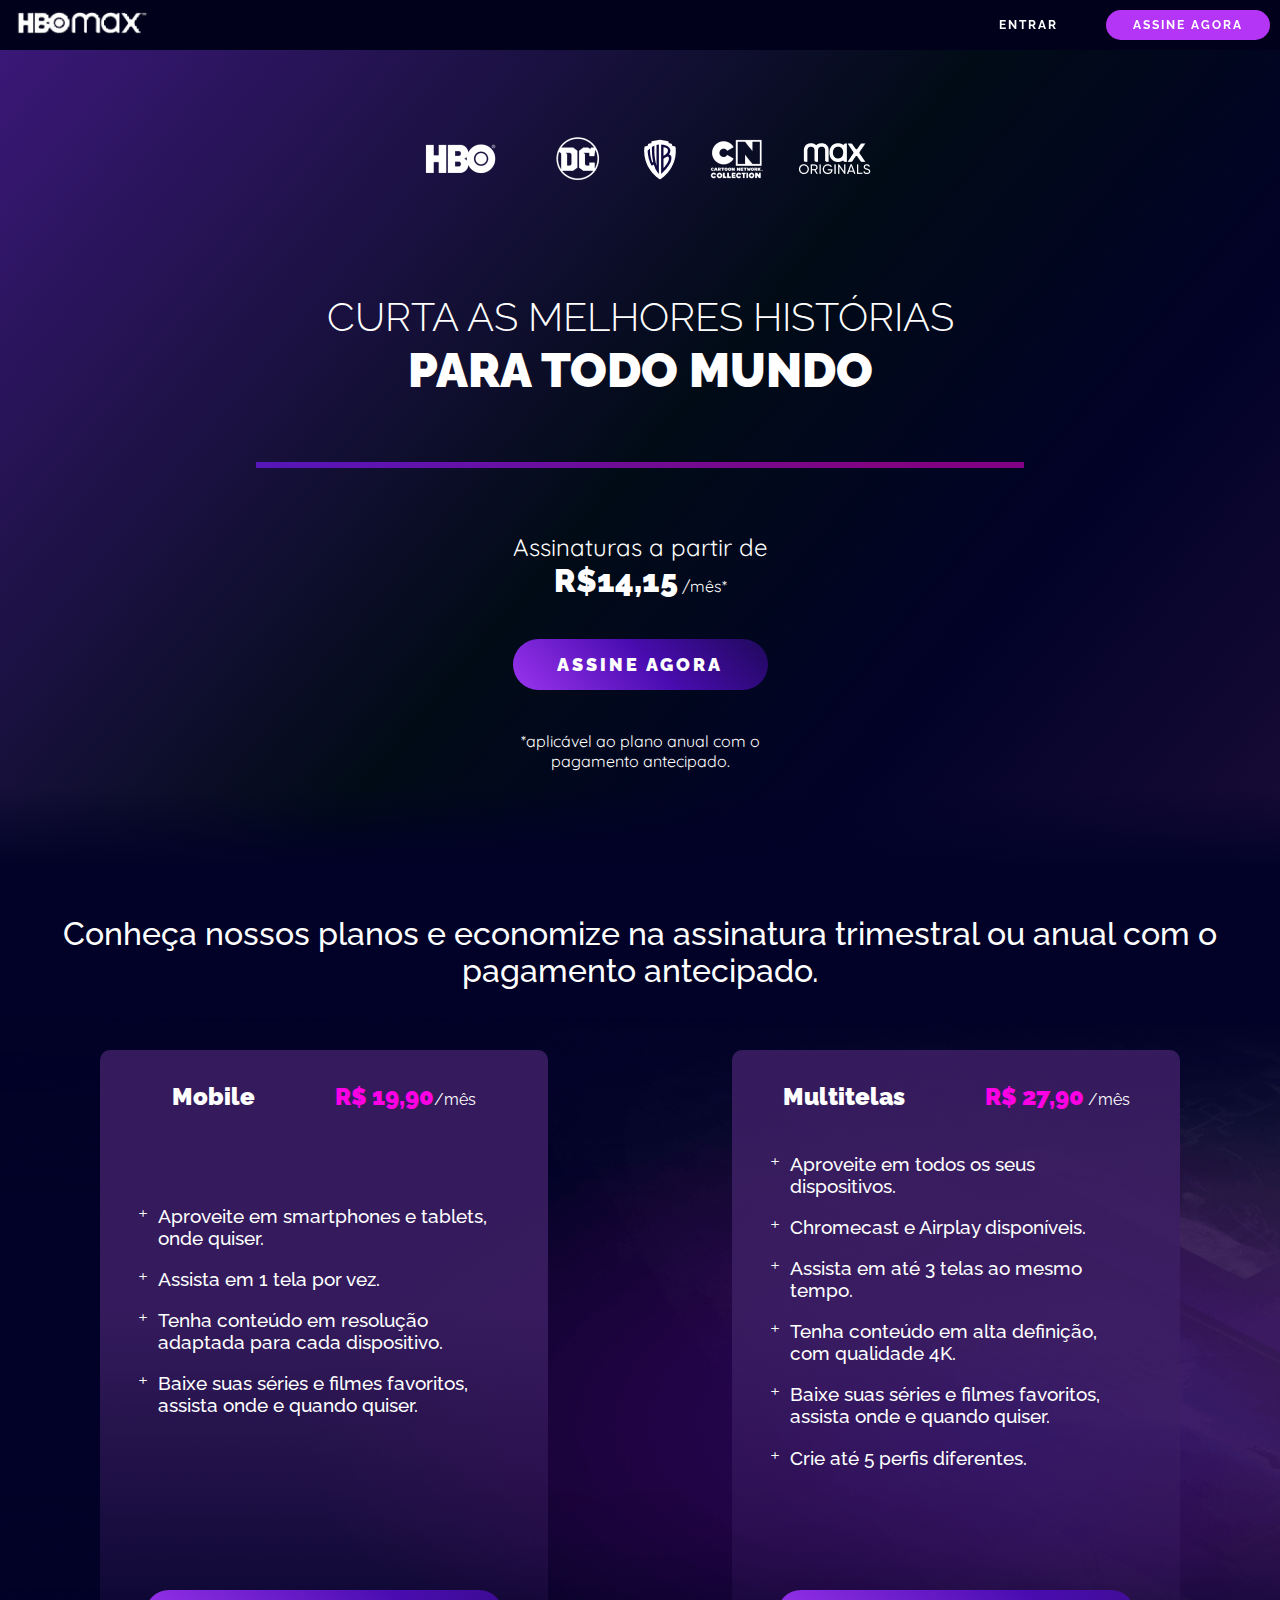
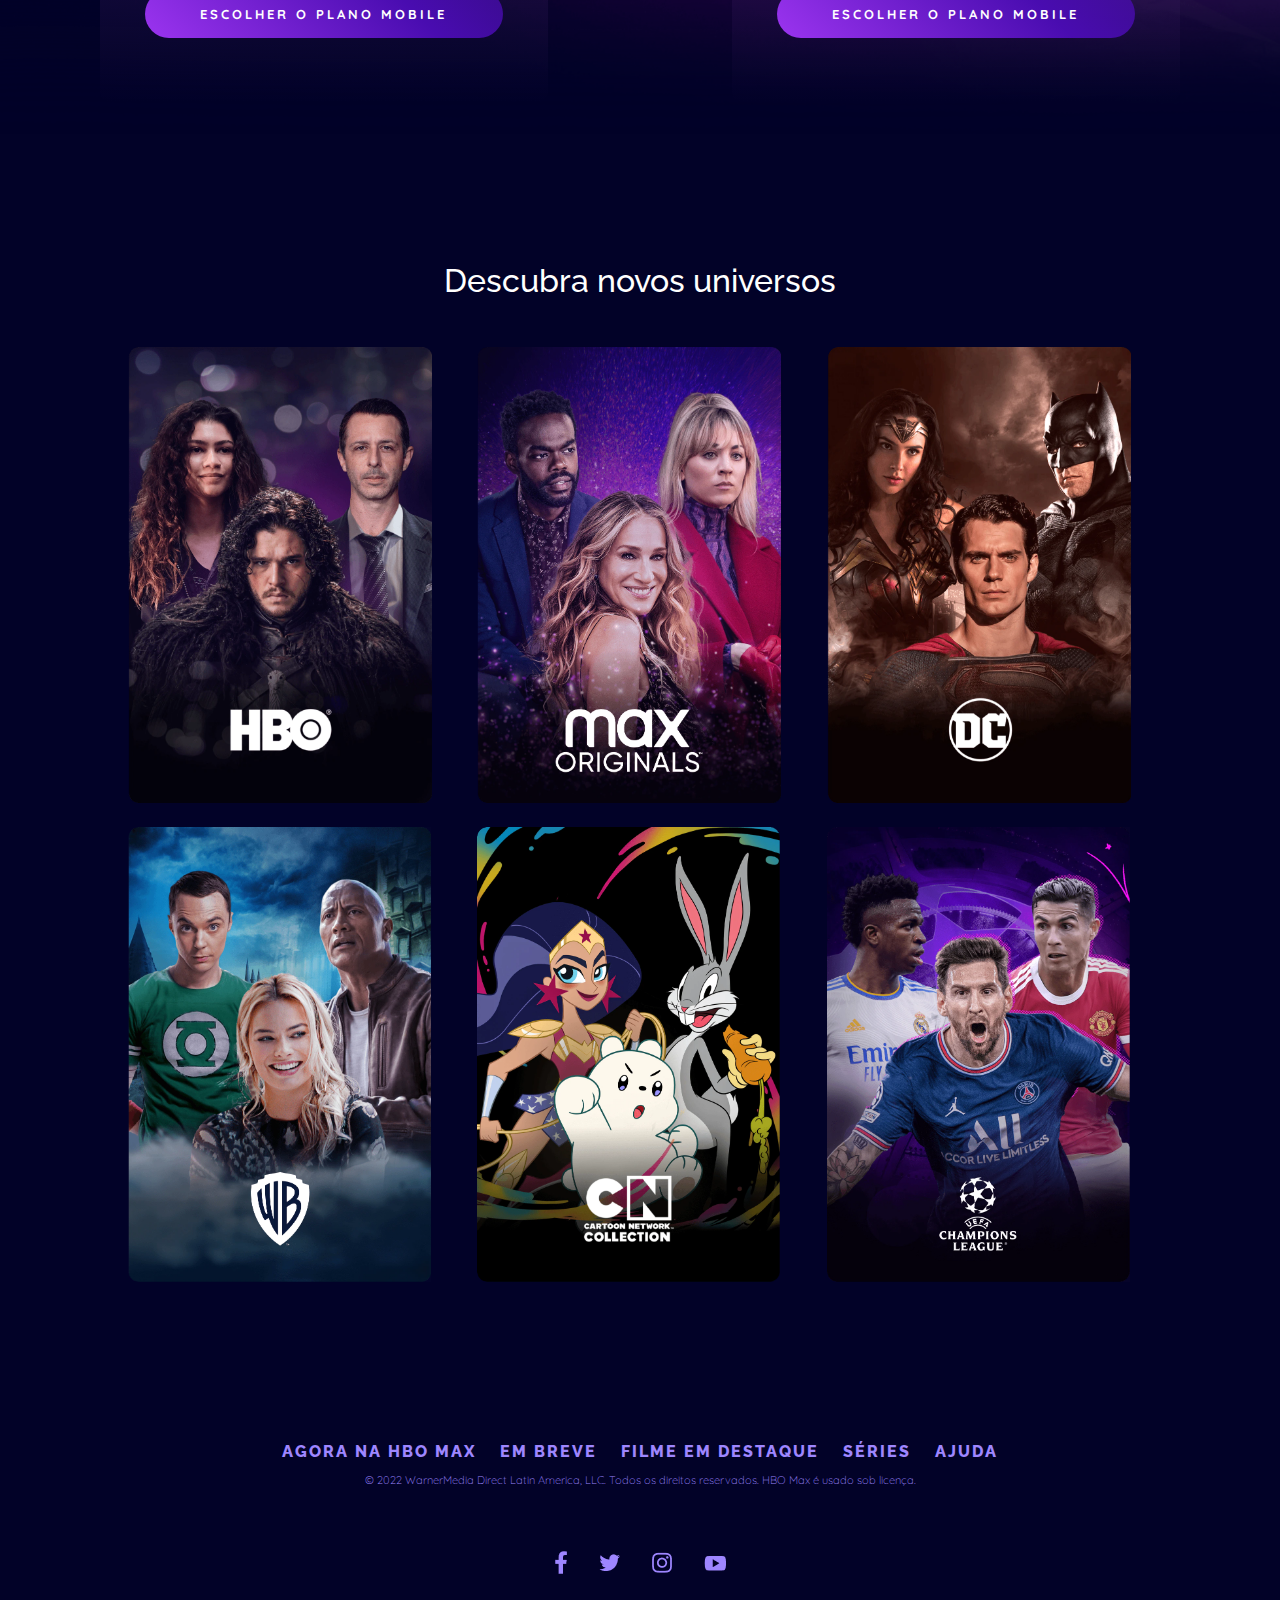
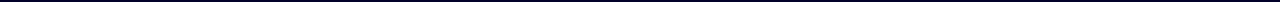
<file: index.html>
<!DOCTYPE html>
<html lang="pt-br">
<head>
    <meta charset="UTF-8">
    <meta name="viewport" content="width=device-width, initial-scale=1.0">
    <link rel="stylesheet" href="assets/css/style.css">
    <link rel="shortcut icon" href="assets/img/CFB66B11-A8FE-471E-8C95-7FABB45E5F00.ico" type="image/x-icon">
    <title>HBO</title>
</head>
<body>

    <nav id="menu">
        <picture class="menu__image">
            <a href="index.html"><img src="assets/img/hbo-max-logo-8BD26F0EE7-seeklogo.com.png" alt="Logo HBOMAX"></a>
        </picture>

            <div class="menu__item">
                <a href="register.html">Entrar</a>

                <a href="#leading">Assine agora</a>
            </div>
    </nav>

    <header id="tab">
        <div class="tab__icon" >
            <img src="assets/img/hbo.png" alt="">
            <img src="assets/img/dc.png" alt="">
            <img src="assets/img/wb.png" alt="">
            <img src="assets/img/cartoon-network_neutral.png" alt="">
            <img src="assets/img/max_originals.png" alt="">
        </div>

        <div class="tab__title">
            <h1>
               <span>CURTA AS MELHORES HISTÓRIAS</span>
                PARA TODO MUNDO
            </h1>
        </div>

        <div class="tab__diviser"></div>

        <div class="tab__text">
            <p class="text-signature">Assinaturas a partir de</p>
            <p class="tab__price"> <span>R$14,15</span> /mês*</p>

            <a href="#leading">Assine agora</a>

            <p class="text-byline">*aplicável ao plano anual com o 
                pagamento antecipado.</p>
        </div>

    </header>

    <main id="leading">

        <div class="leading__title">
            <h2>Conheça nossos planos e economize na assinatura trimestral ou anual com o pagamento antecipado.</h2>
        </div>

        <section class="leading__card">
            <div class="cards">
                <div class="card__text">
                    <h3>Mobile</h3>
                    <p> <span>R$ 19,90</span>/mês</p>
                </div>

                <ul>
                    <li>Aproveite em smartphones e tablets, onde quiser.</li>
                    <li>Assista em 1 tela por vez.</li>
                    <li>Tenha conteúdo em resolução adaptada para cada dispositivo.</li>
                    <li>Baixe suas séries e filmes favoritos, assista onde e quando quiser.</li>
                </ul>

                <a href="">ESCOLHER O PLANO MOBILE</a>
            </div>

            <div class="cards">
                <div class="card__text">
                    <h3>Multitelas</h3>
                    <p><span>R$ 27,90</span> /mês</p>
                </div>

                <ul>
                    <li>Aproveite em todos os seus dispositivos.</li>
                    <li>Chromecast e Airplay disponíveis.</li>
                    <li>Assista em até 3 telas ao mesmo tempo.</li>
                    <li>Tenha conteúdo em alta definição, com qualidade 4K.</li>
                    <li>Baixe suas séries e filmes favoritos, assista onde e quando quiser.</li>
                    <li>Crie até 5 perfis diferentes.</li>
                </ul>

                <a href="">ESCOLHER O PLANO MOBILE</a>
            </div>
        </section>

        <section class="leading__board">

            <div class="leading__title">
                <h2>Descubra novos universos</h2>
            </div>

            <section class="board__section">
                <div class="board"></div>
                <div class="board"></div>
                <div class="board"></div>
                <div class="board"></div>
                <div class="board"></div>
                <div class="board"></div>
            </section>

        </section>
    </main>

    <footer id="baseboard">
        <ul>
            <li>
                <a href="https://www.hbomax.com/br/pt/sitemap">AGORA NA HBO MAX</a>
            </li>

            <li>
                <a href="https://www.hbomax.com/br/pt/coming-soon">EM BREVE</a>
            </li>

            <li>
                <a href="https://www.hbomax.com/br/pt/feature">FILME EM DESTAQUE</a>
            </li>

            <li>
                <a href="https://www.hbomax.com/br/pt/series">SÉRIES</a>
            </li>

            <li>
                <a href="https://help.hbomax.com/br">AJUDA</a>
            </li>
        </ul>
        <div class="license">
            <p>© 2022 WarnerMedia Direct Latin America, LLC. Todos os direitos reservados. HBO Max é usado sob licença.</p>
        </div>

        <div class="social-media">
            <a href=""><img src="./assets/img/fb_0.png" alt="Redes sociais"></a>
            <a href=""><img src="./assets/img/twitter_0.png" alt="Redes sociais"></a>
            <a href=""><img src="./assets/img/instagram_0.png" alt="Redes sociais"></a>
            <a href=""><img src="./assets/img/youtube_0.png" alt="Redes sociais"></a>
        </div>
    </footer>
    
</body>
</html>
</file>
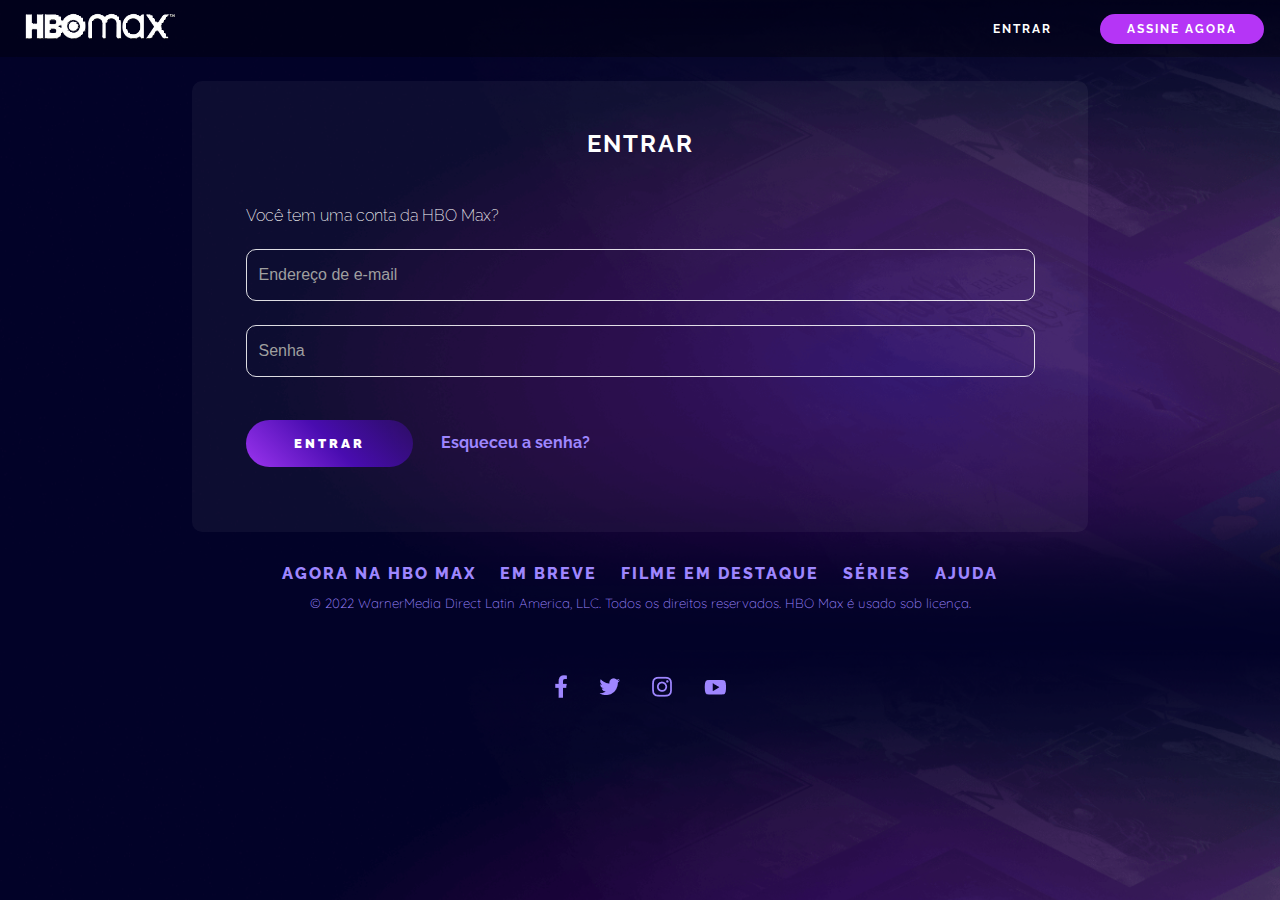
<file: register.html>
<!DOCTYPE html>
<html lang="pt-br">
<head>
    <meta charset="UTF-8">
    <meta name="viewport" content="width=device-width, initial-scale=1.0">
    <link rel="stylesheet" href="assets/css/register.css">
    <link rel="shortcut icon" href="assets/img/CFB66B11-A8FE-471E-8C95-7FABB45E5F00.ico" type="image/x-icon">
    <title>HBO</title>
</head>
<body>
    
    <header>
        <nav id="navbar">
            <picture class="nav__image">
                <a href="index.html"><img src="assets/img/hbo-max-logo-8BD26F0EE7-seeklogo.com.png" alt="Logo HBOMAX"></a>
            </picture>
    
                <div class="nav__item">
                    <a href="">Entrar</a>
    
                    <a href="index.html #leading">Assine agora</a>
                </div>
        </nav>
    </header>
    
    <main id="formbar">
        <div class="form__title">
            <h2>
                Entrar
            </h2>
        </div>

        <section class="form">
            <p>Você tem uma conta da HBO Max?</p>
            <form class="form__register" method="post">
                <input type="email" placeholder="Endereço de e-mail" size="80" required checked>
                <input type="password" placeholder="Senha" required>
            </form>

            <!-- Erro semântico - Butões de envios errados -->

            <div class="form__btn">
                <a href="">Entrar</a>
                <a href="">Esqueceu a senha?</a>
            </div>
        </section>
    </main>

    <footer>
        <ul>
            <li>
                <a href="https://www.hbomax.com/br/pt/sitemap">AGORA NA HBO MAX</a>
            </li>

            <li>
                <a href="https://www.hbomax.com/br/pt/coming-soon">EM BREVE</a>
            </li>

            <li>
                <a href="https://www.hbomax.com/br/pt/feature">FILME EM DESTAQUE</a>
            </li>

            <li>
                <a href="https://www.hbomax.com/br/pt/series">SÉRIES</a>
            </li>

            <li>
                <a href="https://help.hbomax.com/br">AJUDA</a>
            </li>
        </ul>
        <div class="license">
            <p>© 2022 WarnerMedia Direct Latin America, LLC. Todos os direitos reservados. HBO Max é usado sob licença.</p>
        </div>

        <div class="social-media">
            <a href=""><img src="./assets/img/fb_0.png" alt="Redes sociais"></a>
            <a href=""><img src="./assets/img/twitter_0.png" alt="Redes sociais"></a>
            <a href=""><img src="./assets/img/instagram_0.png" alt="Redes sociais"></a>
            <a href=""><img src="./assets/img/youtube_0.png" alt="Redes sociais"></a>
        </div>
    </footer>

</body>
</html>
</file>
<file: assets/css/style.css>
@import url("https://fonts.googleapis.com/css2?family=Raleway:wght@300;400;500;600;700&display=swap");
@import url("https://fonts.googleapis.com/css2?family=Quicksand:wght@300;400;700&display=swap");

*{
    margin: 0;
    padding: 0;
    box-sizing: border-box;
    scroll-behavior:smooth;
}
body {
    background: var(--primary-color);
}
/* Custom Scroll */
::-webkit-scrollbar {
    width: 8px;
  }

  ::-webkit-scrollbar-thumb {
    background: var(--tertiary-color);
    border-radius: 10px;
  }

  ::-webkit-scrollbar-thumb:hover {
    background: var(--secondary-color);
  }
:root {
    --primary-color: #020228;
    --secondary-color: #ff00e5;
    --tertiary-color: #b535f6;
    --btn-bg-color-gradient: linear-gradient(
      45deg,
      #9b34ef 0%,
      #490cb0 20%,
      transparent 50%
    );
    --btn-link-bg-color: #fff;
    --btn-link-color: #000;
    --card-bg-color: linear-gradient(0deg, transparent, #3b1e63);
    --divider-bg-color: linear-gradient(
      90deg,
      #5516ba,
      rgba(255, 0, 229, 0.5) 80%
    );
    --nav-bg-color: rgba(0, 0, 0, 0.3);
    --text-color: #fff;
    --link-color: #9e86ff;
    --form-bg-color: rgba(211, 211, 211, 0.06);
    --form-field-bg-color: rgba(0, 0, 0, 0.2);
    --form-field-border: 1px solid rgba(255, 255, 255, 0.7);
    --form-field-placeholder: rgba(255, 255, 255, 0.7);
    --form-field-error: rgb(255, 76, 76);
  }

/* Cabeçalho de navegação */
#menu{
    width: 100%;
    height: auto;
    padding: 20px 0 ;
    gap: 1.5rem;
    display: flex;
    flex-direction: column;
    justify-content: center;
    align-items: center;
    background: var(--nav-bg-color);
    position: sticky;
    z-index: 1;
    top: 0;
}
.menu__image img {
    width: 9rem;
    height: auto;
}
.menu__item {
    display:flex;
    align-items: center;
    gap: 3rem;
    list-style: none;
}
.menu__item a {
    text-decoration: none;
    text-transform: uppercase;
    font-family: "Raleway", sans-serif;
    font-size: 0.75rem;
    letter-spacing: 2px;
    font-weight: 700;
    color: var(--text-color);
}
.menu__item a:nth-child(1):hover {
    transition: .2s;
    color: #eeeeeee5;
}
.menu__item a:nth-child(2) {
    padding: 0.50rem 1.7rem;
    background: var(--tertiary-color);
    border-radius: 20px;
    text-align: center;
    transition: background 1s, color 1s;
}
.menu__item a:nth-child(2):hover {
    color: var(--btn-link-color);
    background: var(--btn-link-bg-color);
}
/* Cabeçalho */
#tab {
    padding: 5rem 0 0 0;
    display: flex;
    flex-direction: column;
    align-items: center;
    justify-content: center;
    background: linear-gradient(50deg,#2a134b, #00000077, #020228 40%) no-repeat;
    animation:  gradient 4s infinite alternate ease-in-out;
}
header::after {
    width: 100%;
    margin: 1rem 0 0 0;
    padding: 5rem 0 0 0;
    content: "";
    background: linear-gradient(transparent,#020228);
}

.tab__icon {
    display: flex;
    align-items: center;
    justify-content: center;
    flex-wrap: wrap;
    gap: 1rem;
}

.tab__title {
    display: flex;
    margin-top: 2.6rem;
    text-align: center;
}
.tab__title h1 {
    font-family: "Raleway", sans-serif;
    font-size: 3rem;
    font-weight: 900;
    white-space: pre-line;
    color: var(--text-color);
}
.tab__title h1 span {
    font-size: smaller;
    font-weight: 300;
}

.tab__diviser {
    margin-top: 4rem;
    padding: 3px;
    width: 60%;
    background: var(--divider-bg-color);
}

.tab__text {
    margin-top: 4rem;
    display: flex;
    flex-direction: column;
    align-items: center;
    justify-content: center;
    white-space: pre-line;
    text-align: center;
    font-family: "Quicksand", sans-serif;
    color: var(--text-color);
}
.text-signature {
    font-family: "Quicksand", sans-serif;
    font-size: x-large;
    font-weight: 400;
}
.tab__price span {
    font-family: "Raleway", sans-serif;
    font-size: xx-large;
    font-weight: 900;
}
.tab__text a {
    width: 100%;
    padding: 15px;
    margin-top: 2.5rem;
    outline: 3px solid transparent;
    border-radius: 30px;
    background: var(--btn-bg-color-gradient) no-repeat;
    background-size: 300%;
    font-family: "Raleway", sans-serif;
    font-weight: 900;
    font-size: large;
    text-transform: uppercase;
    text-decoration: none;
    letter-spacing: 3px;
    color: var(--text-color);
    animation: button 2s ease-in-out infinite;
    transition: background 1s, outline 1s, transform 1s;
}
.tab__text a:hover {
    cursor: pointer;
    outline: solid 3px purple;
    background: var(--btn-bg-color-gradient) no-repeat;
    transition: background 1s, outline 1s, transform 1s;
    background-size: 0%;
}
/* Animações btn */
@keyframes gradient {
    from {
        background-size: 500%;
    }

    to {
        background-size: 100%;
    }
}
@keyframes button {
    0% {
        transform: rotateZ(0deg);
    }

    20% {
        transform: rotateZ(0deg);
    }

    40% {
        transform: rotateZ(6deg);
    }

    60% {
        transform: rotateZ(-6deg);
    }

    80% {
        transform: rotateZ(0deg);
    }

    100% {
        transform: rotateZ(0deg);
    }
}
/* . */
.text-byline {
    margin-top: 2.6rem;
}

/* Main-corpo-principal-do-site */
#leading .leading__title{
    margin-top: 3rem;
    text-align: center;
    font-family: "Raleway", sans-serif;
    color: #fff;
}

.leading__card {
    margin-top: 1.8rem;
    display: flex;
    align-items: center;
    justify-content: center;
    flex-direction: column;
    font-family: "Raleway", sans-serif;
    color: #fff;
}
.leading__title h2 {
    display: flex;
    align-items: center;
    justify-content: center;
    font-size: xx-large;
    font-weight: 500;
}
.cards {
    width: 85%;
    margin: 2rem 0.75rem;
    gap: 2rem;
    display: flex;
    align-items: center;
    justify-content: center;
    flex-direction: column;
    text-align: center;
    border-radius: 10px;
    background: linear-gradient( #3b1e63e3 40%, transparent);
}
.card__text {
    margin-top: 2rem;
}
.card__text h3 {
    font-size: x-large;
    font-weight: 900;
}
.card__text p span {
    font-size: x-large;
    font-weight: 900;
    color: #ff00e5;
}
.cards ul li{
    margin: 0 3rem;
    padding: 0.6rem;
    font-size: larger;
    font-weight: 500;
    text-align: start;
    list-style: "⁺";
}
.cards a {
    width: 60%;
    padding: 0.5rem 1rem;
    outline: solid 3px transparent;
    border-radius: 50px;
    font-family: "Quicksand";
    font-weight: 900;
    font-size: small;
    letter-spacing: 3px;
    text-decoration: none;
    color: var(--text-color);
    background: var(--btn-bg-color-gradient) no-repeat;
    background-size: 400%;
    transition: background 1s, outline 1s, transform 1s;
}
.cards a:hover {
    cursor: pointer;
    outline: solid 3px purple;
    background: var(--btn-bg-color-gradient) no-repeat;
    transition: background 1s, outline 1s, transform 1s;
    background-size: 0%;
}

/* Main-corpo-principal-2 */
.leading__board {
    display: grid;
    justify-items: center;
    margin-top: 5rem;
}
.board__section {
    width: 75%;
    margin: 2rem 1.75rem;
    gap: 1.4rem;
    display: flex;
    flex-direction: row;

    overflow-x: scroll;
}
.board:nth-child(1) {
    width: 100%;
    padding: 70% 50%;
    border-radius: 10px;
    background: url(../img/hbo-default_0.webp) no-repeat;
    background-size: cover;
}
.board:nth-child(2) {
    width: 100%;
    padding: 70% 50%;
    border-radius: 10px;
    background: url(../img/MAX-Default.webp) no-repeat;
    background-size: cover;
}
.board:nth-child(3) {
    width: 100%;
    padding: 70% 50%;
    border-radius: 10px;
    background: url(../img/DC_Default.webp) no-repeat;
    background-size: cover;
}
.board:nth-child(4) {
    width: 100%;
    padding: 70% 50%;
    border-radius: 10px;
    background: url(../img/WB-Default.webp) no-repeat;
    background-size: cover;
}
.board:nth-child(5) {
    width: 100%;
    padding: 70% 50%;
    border-radius: 10px;
    background: url(../img/CN-Default.webp) no-repeat;
    background-size: cover;
}
.board:nth-child(6) {
    width: 100%;
    padding: 70% 50%;
    border-radius: 10px;
    background: url(../img/UCL-Default.webp) no-repeat;
    background-size: cover;
}

/* Footer - Rodapé-do-site */
#baseboard {
    margin: 5rem 0 1.5rem 0;
}
#baseboard ul {
    display: flex;
    flex-direction: column;
    flex-wrap: wrap;
    align-items: center;
    gap: 1rem;
    list-style: none;
}
#baseboard ul li a {
    font-family: "Raleway", sans-serif;
    font-weight: 800;
    font-size: small;
    letter-spacing: 2px;
    text-decoration: none;
    color: var(--link-color);
}
.license p {
    margin-top: 0.75rem;
    text-align: center;
    font-family: "Quicksand", sans-serif;
    font-size: smaller;
    font-weight: 100;
    color: var(--link-color);
}
.social-media {
    margin-top: 4rem;
    display: flex;
    flex-direction: row;
    flex-wrap: wrap;
    align-items: center;
    justify-content: center;
    gap: 2rem;
}

/* Media-Queries */
@media screen and (min-width:1024px) {
    /* Nav */
    #menu {
        padding: 10px;
        display: flex;
        flex-direction: row;
        justify-content: space-between;
    }

    /* Cabeçalho */
    #tab {
        background: linear-gradient(130deg,#5723a0a9, #00140583 50%,#00140583 50%, #020228, #23103daf) no-repeat;
        animation:  gradient 5s infinite alternate ease-in-out;
    }

    /* 1-section-principal */
    .leading__card{
        display: flex;
        gap: 10rem;
        flex-direction: row;
        align-items: stretch;
        background: url('../img/background-movies-series.png') no-repeat;
        background-size: cover;
    }
    .cards {
        width: 35%;
        padding: 0 0 4rem 0;
        display: flex;
        justify-content: space-between;
        transition: 1s ease-in-out;
    }
    .cards:hover:nth-child(1) {
        transform: scale(1.02);
    }
    .cards:hover:nth-child(2) {
        transform: scale(1.02);
    }
    .card__text {
        display: flex;
        gap: 5rem;
        text-align: center;
    }
    .cards a {
        width: 80%;
        margin-top: 5rem;
        padding: 1rem 2rem;
    }
    .cards a:hover {
        transform: scale(1.03);
    }

    /* section-boards */
    .board__section {
        width: 85%;
        margin: 0 0 0 0;
        padding: 3rem 2rem 5rem 2rem ;
        display: grid;
        gap: 1.5rem;
        grid-template-columns: repeat(3, 1fr);
        grid-template-rows: repeat(2, 1fr);

        overflow-x: hidden;
    }
    .board:nth-child(1) {
        border-radius: 10px;
        background: url(../img/hbo-default_0.webp) no-repeat;
        background-size: contain;
        transition: .5s linear;
    }
    .board:nth-child(2) {
        border-radius: 10px;
        background: url(../img/MAX-Default.webp) no-repeat;
        background-size: contain;
        transition: .5s linear;
    }
    .board:nth-child(3) {
        border-radius: 10px;
        background: url(../img/DC_Default.webp) no-repeat;
        background-size: contain;
        transition: .5s linear;
    }
    .board:nth-child(4) {
        border-radius: 10px;
        background: url(../img/WB-Default.webp) no-repeat;
        background-size: contain;
        transition: .5s linear;
    }
    .board:nth-child(5) {
        border-radius: 10px;
        background: url(../img/CN-Default.webp) no-repeat;
        background-size: contain;
        transition: .5s linear;
    }
    .board:nth-child(6) {
        border-radius: 10px;
        background: url(../img/UCL-Default.webp) no-repeat;
        background-size: contain;
        transition: .5s linear;
    }
    /*     section-board-hover      */
    .board:hover:nth-child(1) {
        background: url(../img/hbo-hover_0.webp) no-repeat;
        background-size: contain;
        transform: scale(1.05);
    }
    .board:hover:nth-child(2) {
        background: url(../img/MAX-Hover.webp) no-repeat;
        background-size: contain;
        transform: scale(1.05);
    }
    .board:hover:nth-child(3) {
        background: url(../img/DC-Hover.webp) no-repeat; 
        background-size: contain;
        transform: scale(1.05);
    }
    .board:hover:nth-child(4) {
        background: url(../img/WB-Hover.webp) no-repeat; 
        background-size: contain;
        transform: scale(1.05);
    }
    .board:hover:nth-child(5) {
        background: url(../img/CN-Hover.png) no-repeat;
         background-size: contain;
        transform: scale(1.05);
    }
    .board:hover:nth-child(6) {
        background: url(../img/UCL-Hover.webp) no-repeat;
        background-size: contain;
        transform: scale(1.05);
    }

    /* Footer - Rodapé-do-site - Media */
    #baseboard {
        margin: 5rem 0 1.5rem 0;
    }
    #baseboard ul {
        display: flex;
        flex-direction: row;
        flex-wrap: wrap;
        justify-content: center;
        align-items: center;
        gap: 1.5rem;
        list-style: none;
    }
    #baseboard ul li a {
        font-family: "Raleway", sans-serif;
        font-weight: 800;
        font-size: medium;
        letter-spacing: 2px;
        text-decoration: none;
        color: var(--link-color);
        transition: .3s ease-in-out;
    }
    #baseboard ul li a:hover {
        color: var(--text-color);
    }
    .license {
        margin-top: 0.75rem;
        text-align: center;
        font-size: smaller;
        font-weight: 100;
        color: var(--link-color);
    }
    .social-media {
        margin-top: 4rem;
        display: flex;
        flex-direction: row;
        flex-wrap: wrap;
        align-items: center;
        justify-content: center;
        gap: 2rem;
    }
}
</file>
<file: assets/css/register.css>
@import url("https://fonts.googleapis.com/css2?family=Raleway:wght@300;400;500;600;700&display=swap");
@import url("https://fonts.googleapis.com/css2?family=Quicksand:wght@300;400;700&display=swap");

*{
    margin: 0;
    padding: 0;
    box-sizing: border-box;
    scroll-behavior:smooth;
}
body {
    background: url('../img/background-movies-series.png') #020228 ;
    background-size: 120%;
}
/* Custom Scroll */
::-webkit-scrollbar {
    width: 8px;
  }

  ::-webkit-scrollbar-thumb {
    background: var(--tertiary-color);
    border-radius: 10px;
  }

  ::-webkit-scrollbar-thumb:hover {
    background: var(--secondary-color);
  }
:root {
    --primary-color: #020228;
    --secondary-color: #ff00e5;
    --tertiary-color: #b535f6;
    --btn-bg-color-gradient: linear-gradient(
      45deg,
      #9b34ef 0%,
      #490cb0 20%,
      transparent 50%
    );
    --btn-link-bg-color: #fff;
    --btn-link-color: #000;
    --card-bg-color: linear-gradient(0deg, transparent, #3b1e63);
    --divider-bg-color: linear-gradient(
      90deg,
      #5516ba,
      rgba(255, 0, 229, 0.5) 80%
    );
    --nav-bg-color: rgba(0, 0, 0, 0.3);
    --text-color: #fff;
    --link-color: #9e86ff;
    --form-bg-color: rgba(211, 211, 211, 0.06);
    --form-field-bg-color: rgba(0, 0, 0, 0.2);
    --form-field-border: 1px solid rgba(255, 255, 255, 0.7);
    --form-field-placeholder: rgba(255, 255, 255, 0.7);
    --form-field-error: rgb(255, 76, 76);
  }

  /* navegação-Navbar */
#navbar{
    width: 100%;
    height: auto;
    padding: 0.75rem 1rem ;
    margin-bottom: 1.5rem;

    display: flex;
    flex-direction: row;
    flex-wrap: wrap;
    justify-content: space-between;
    align-items: center;

    background: var(--nav-bg-color);
}
.nav__image img {
    width: 10.5rem;
    height: auto;
}
.nav__item {
    display:flex;
    align-items: center;
    gap: 3rem;
    list-style: none;
}
.nav__item a {
    text-decoration: none;
    text-transform: uppercase;
    font-family: "Raleway", sans-serif;
    font-size: 0.75rem;
    letter-spacing: 2px;
    font-weight: 700;
    color: var(--text-color);
}
.nav__item a:nth-child(1):hover {
    transition: .2s;
    color: #eeeeeee5;
}
.nav__item a:nth-child(2) {
    padding: 0.50rem 1.7rem;
    background: var(--tertiary-color);
    border-radius: 20px;
    text-align: center;
    transition: background 1s, color 1s;
}
.nav__item a:nth-child(2):hover {
    color: var(--btn-link-color);
    background: var(--btn-link-bg-color);
}

/* Main */
#formbar {
    width: 70%;
    height:100%;
    margin: auto;
    padding: 2rem 0 5rem 0;
    gap: 2rem;

    display: flex;
    flex-direction: column;
    flex-wrap: wrap;
    justify-content: center;
    align-items: center;

    border: none;
    border-radius: 10px;
    background: var(--form-bg-color);
}
.form {
    display: flex;
    flex-direction: column;
    gap: 1.5rem;
}
.form__title {
    padding: 1rem 0;
    
    font-family: "Raleway";
    font-weight: 900;
    text-transform: uppercase;
    letter-spacing: 2px;
    
    color: #fff;
}
.form p {
    color: #fff;
    font-family: "Raleway", sans-serif;
    font-weight: 200;
    font-size: medium;
}
.form__register {
    gap: 1.5rem;
    margin-bottom: 2rem;

    display: flex;
    flex-direction: column;
    flex-wrap: wrap;
    justify-content: center;
    align-items: center;
}
.form__register input {
    width: 100%;
    height: auto;
    padding: 1rem 0.75rem;

    border: solid 1px #ffffffdc;
    border-radius: 10px;
    background: transparent;

    font-size: medium;
    color: #fff;
}
.form__register input::placeholder {
    color: #9f9f9f;
}
.form__btn a:nth-child(1) {
    width: 100%;
    padding: 1rem 3rem;
    margin-top: 2.5rem;

    margin: 0 1.5rem 0 0;

    outline: 3px solid transparent;
    border-radius: 30px;
    background: var(--btn-bg-color-gradient) no-repeat;
    background-size: 300%;
    font-family: "Raleway", sans-serif;
    font-weight: 900;
    font-size: small;
    text-transform: uppercase;
    text-decoration: none;
    letter-spacing: 3px;
    color: var(--text-color);
    transition: background 1s, outline 1s, transform 1s;
}
.form__btn a:hover:nth-child(1) {
    cursor: pointer;
    outline: solid 3px purple;
    background: var(--btn-bg-color-gradient) no-repeat;
    transition: background 1s, outline 1s, transform 1s;
    background-size: 0%;
}
.form__btn a:nth-child(2) {
    font-family: "Raleway", sans-serif;
    font-weight: 700;
    text-decoration:none;
    color: var(--link-color);
}

/* footer - Rodapé */
footer {
    margin: 2rem 0 1.5rem 0;
}
footer ul {
    display: flex;
    flex-direction: row;
    flex-wrap: wrap;
    justify-content: center;
    align-items: center;
    gap: 1.5rem;
    list-style: none;
}
footer ul li a {
    font-family: "Raleway", sans-serif;
    font-weight: 800;
    font-size: medium;
    letter-spacing: 2px;
    text-decoration: none;
    color: var(--link-color);
    transition: .5s;
}
footer ul li a:hover {
    color: var(--text-color);
}
.license p {
    margin-top: 0.75rem;
    text-align: center;
    font-family: "Quicksand", sans-serif;
    font-size: smaller;
    font-weight: 100;
    color: var(--link-color);
}
.social-media {
    margin-top: 4rem;
    display: flex;
    flex-direction: row;
    flex-wrap: wrap;
    align-items: center;
    justify-content: center;
    gap: 2rem;
}

/* Media Queries */
@media screen and (max-width:1024px) {
    /* Navegação */
    #navbar {
        gap: 2rem;

        display: flex;
        justify-content: center;
        align-items: center;
    }
    /* formulario */
    #formbar {
        width: 90%;
        height:auto;
        margin: auto;
        padding: 2rem 0 5rem 0;
        gap: 2rem;
    
        display: flex;
        flex-direction: column;
        flex-wrap: wrap;
        justify-content: center;
        align-items: center;
    
        border: none;
        border-radius: 10px;
        background: var(--form-bg-color);
    }
    .form__register input {
        width: 90%;
        height: auto;
        padding: 1rem 0.75rem;
    
        border: solid 1px #ffffffdc;
        border-radius: 10px;
        background: transparent;
    
        font-size: medium;
        color: #fff;
    }
    .form__btn {
        gap: 2rem;

        display: flex;
        flex-direction: column;
        align-items: center;
        justify-content: center;

        text-align: center;
    }
    .form__btn a:nth-child(1) {
        width: 50%;
        margin-left: 1.1rem;

        display: flex;
        align-items: center;
        justify-content: center;
    }
    .form__btn a:hover:nth-child(1) {
        cursor: pointer;
        outline: solid 3px purple;
        background: transparent no-repeat;
    }

    .form p {
        text-align: center;
    }
    /* footer - Rodapé */
    footer ul {
        display: flex;
        flex-direction: column;
        flex-wrap: wrap;
        gap: 1rem;
        list-style: none;
    }

    footer ul li a {
        font-size: small;
    }
}
</file>
